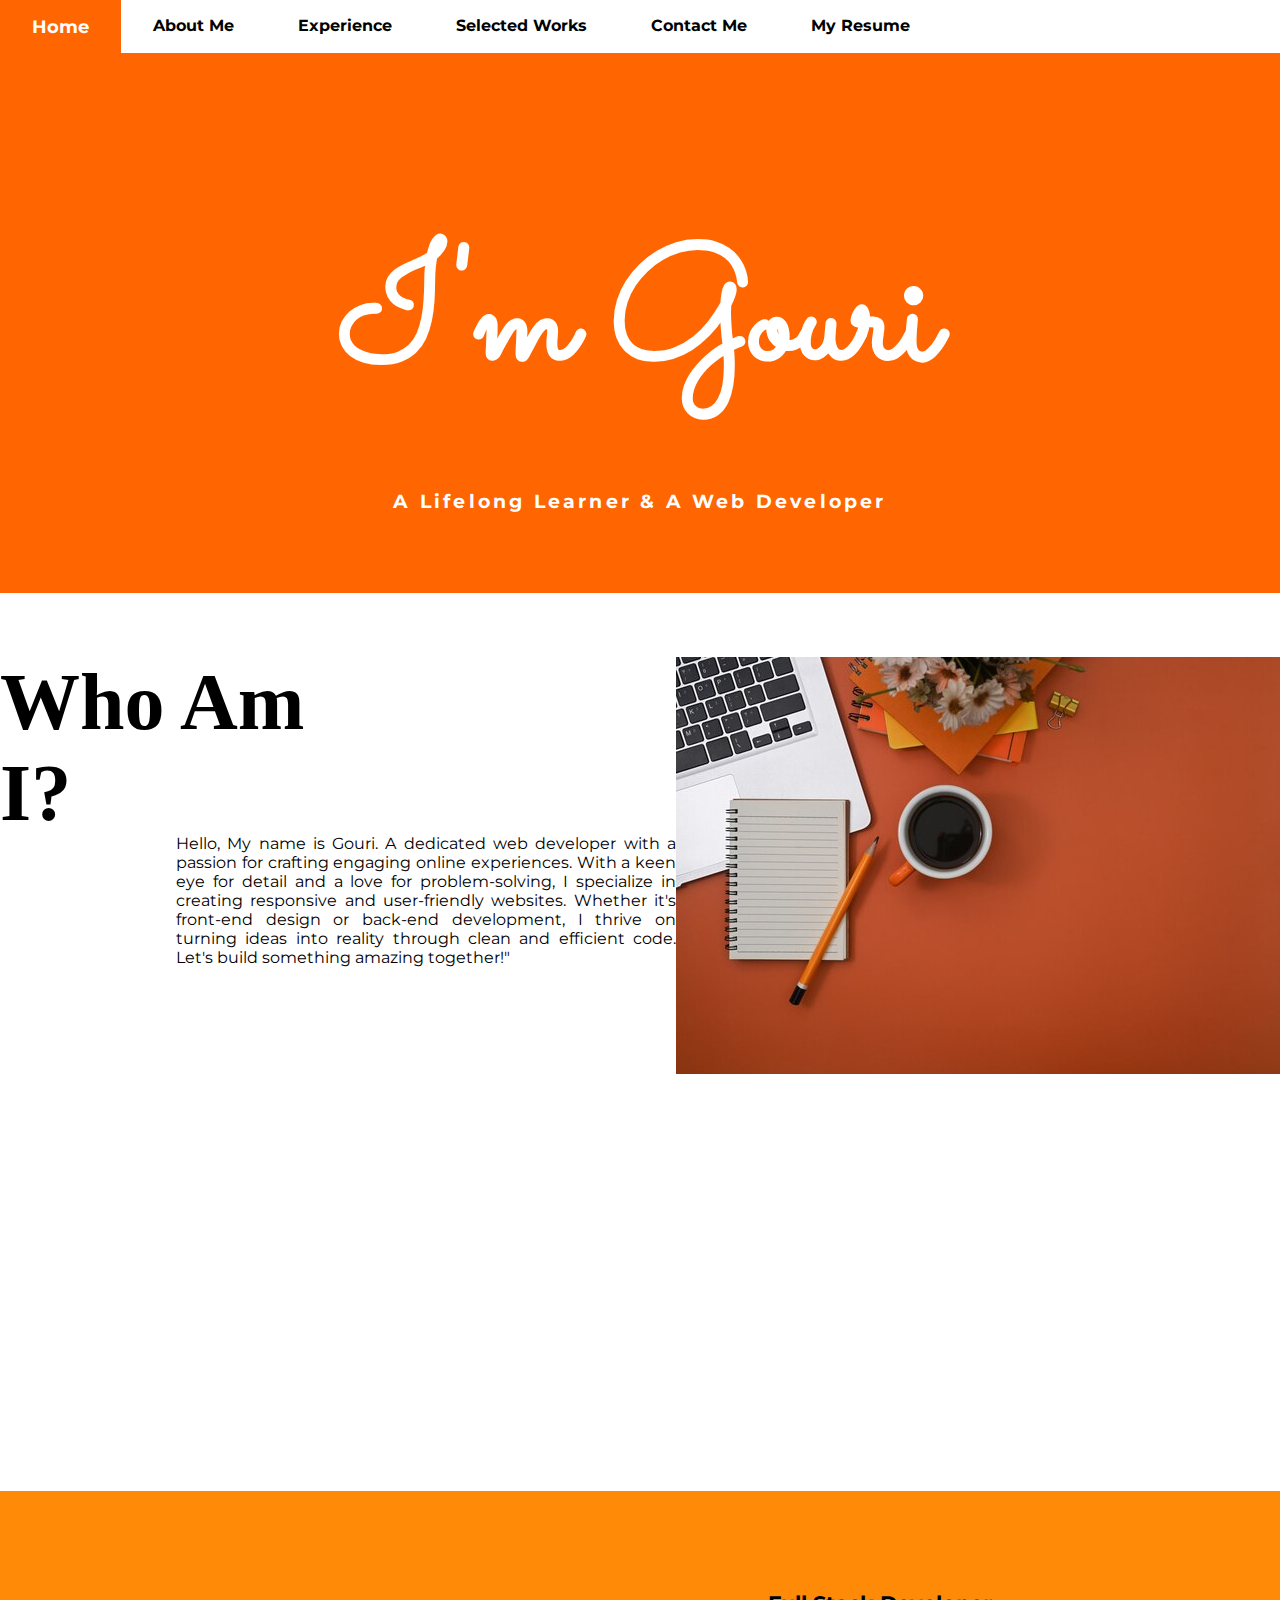
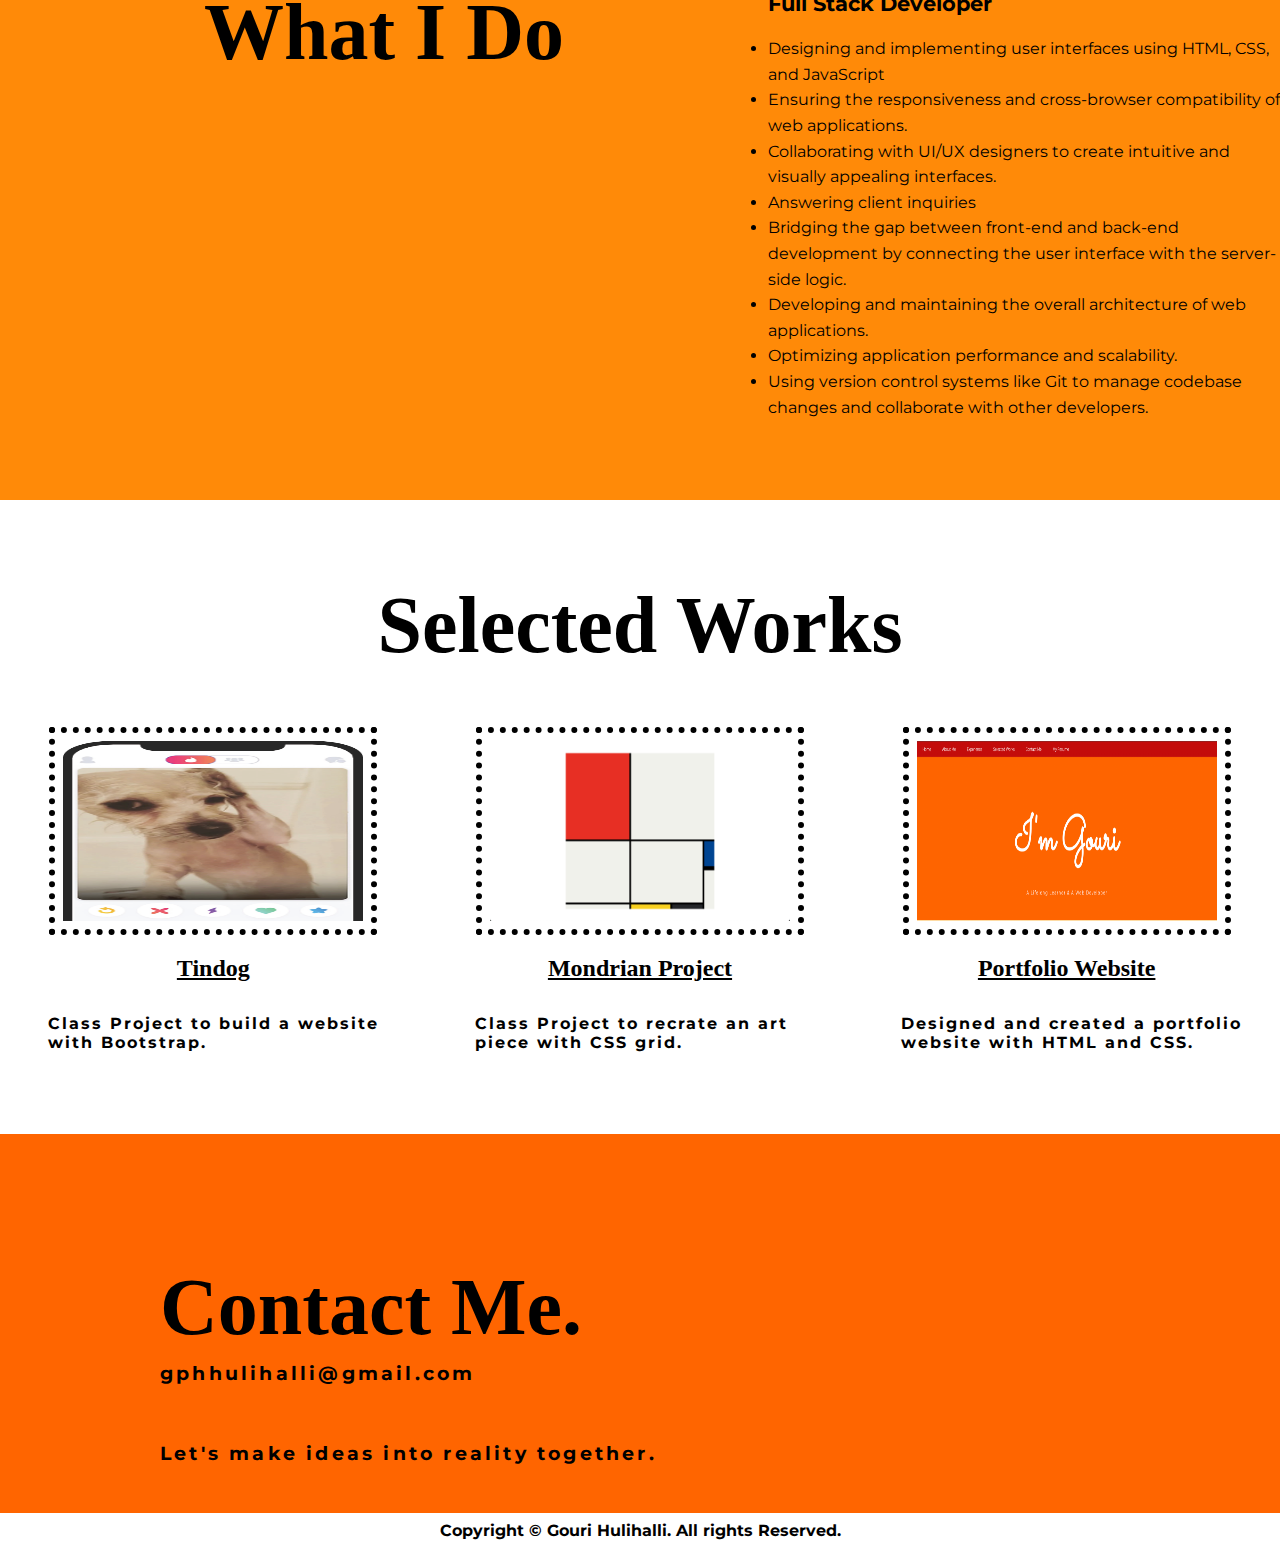
<file: index.html>
<!DOCTYPE html>
<html lang="en">

<head>
    <meta charset="UTF-8">
    <title>Gouri Hulihalli</title>
    <link rel="preconnect" href="https://fonts.googleapis.com">
    <link rel="preconnect" href="https://fonts.gstatic.com" crossorigin>
    <link href="https://fonts.googleapis.com/css2?family=Montserrat:wght@300&family=Sacramento&display=swap"
        rel="stylesheet">
    <link rel="stylesheet" href="./css/style.css">
</head>

<body>
    <nav>
        <div class="container">
            <div class="nav">

                <ul class="navbar-list">
                    <li>
                        <a href="index.html">Home</a>
                    </li>
                    <li>
                        <a href="#About">About Me</a>
                    </li>
                    <li>
                        <a href="#experience">Experience</a>
                    </li>
                    <li>
                        <a href="#showcase">Selected Works</a>
                    </li>
                    <li>
                        <a href="#contact">Contact Me</a>
                    </li>
                    <li>
                        <a href="./resume.html" download target="_blank">My Resume</a>
                    </li>
            </div>
        </div>
    </nav>



    <main>
        <section id="home">
            <div class="container hero">
                <h1>I'm Gouri</h1>
                <h3 class="heroh3">A Lifelong Learner & A Web Developer</h3>
            </div>
        </section>

        <section id="About">
            <div class="container about">
                <h2>Who Am I?</h2>
                <img src="./images/about-image.jpeg" alt="beckey photo">
                <p>Hello, My name is Gouri. A dedicated web developer with a passion for crafting engaging online
                    experiences. With a keen eye for detail and a love for problem-solving, I specialize in creating
                    responsive and user-friendly websites. Whether it's front-end design or back-end development, I
                    thrive on turning ideas into reality through clean and efficient code. Let's build something amazing
                    together!"
                </p>
            </div>
        </section>


        <section id="experience">
            <div class="container whatido">
                <h2>What I Do</h2>

                <ul class="whatido-ul">
                    <h4>Full Stack Developer</h4>
                    <li>Designing and implementing user interfaces using HTML, CSS, and JavaScript </li>
                    <li>Ensuring the responsiveness and cross-browser compatibility of web applications.</li>
                    <li>Collaborating with UI/UX designers to create intuitive and visually appealing interfaces.</li>
                    <li>Answering client inquiries</li>
                    <li>Bridging the gap between front-end and back-end development by connecting the user interface
                        with the server-side logic.</li>
                    <li>Developing and maintaining the overall architecture of web applications.</li>
                    <li>Optimizing application performance and scalability.</li>
                    <li>Using version control systems like Git to manage codebase changes and collaborate with other
                        developers.</li>
                </ul>
            </div>

            </div>
        </section>

        <section id="showcase">
            <div class="container showcase">
                <h2>Selected Works</h2>
                <div class="work">
                    <div class="work-item">
                        <a href="./tindog.html" target="_blank">
                            <img src="./images/iphone.png">
                        </a>
                        <h3>Tindog</h3>
                        <p>Class Project to build a website with Bootstrap.</p>
                    </div>

                    <div class="work-item">
                        <a href="./mondrian.html" target="_blank">
                            <img src="./images/goal.png">
                        </a>
                        <h3>Mondrian Project</h3>
                        <p>Class Project to recrate an art piece with CSS grid.</p>
                    </div>

                    <div class="work-item">
                        <a href="./index.html">
                            <img src="./images/portfolio.png">
                        </a>
                        <h3>Portfolio Website</h3>
                        <p>Designed and created a portfolio website with HTML and CSS.</p>
                    </div>
                </div>
            </div>
        </section>

        <section id="contact">
            <div class="contact-top">
                <h2>Contact Me.</h2>
                <p>gphhulihalli@gmail.com</p>
                <p>Let's make ideas into reality together.</p>

            </div>


        </section>
    </main>

    <footer>
        Copyright © Gouri Hulihalli. All rights Reserved.

    </footer>

</body>

</html>
</file>
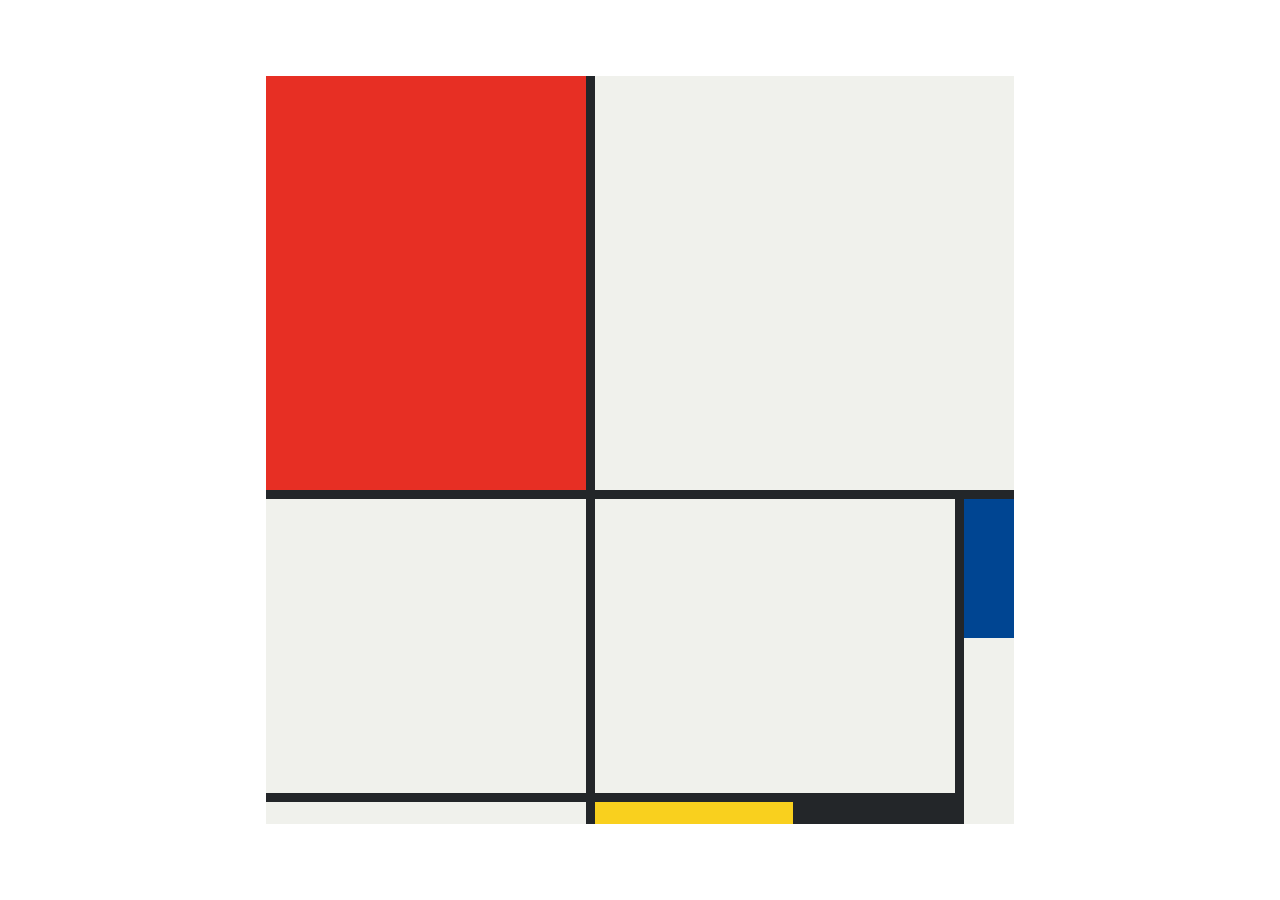
<file: mondrian.html>
<!DOCTYPE html>
<html lang="en">

<head>
    <meta charset="UTF-8">
    <meta name="viewport" content="width=device-width, initial-scale=1.0">
    <title>Mondrian Project</title>
    <style>
        /* 
    Write your CSS here 
    Gap Colour: #000
    White: #F0F1EC
    Red: #E72F24
    Black: #232629
    Blue: #004592
    Yellow: #F9D01E

    For dimensions, see dimensions.png image.
    HINT: Remember you can't change the properties of grid lines.
    But grid lines are transparent!
    */

        body {
            display: flex;
            justify-content: center;
            align-items: center;
            height: 100vh;
            margin: 0;
            padding: 0;
        }

        .container {
            display: grid;
            gap: 9px;
            height: 748px;
            width: 748px;
            grid-template-rows: 414px 130px 155px 22px;
            grid-template-columns: 320px 198px 153px 50px;
            background-color: #232629;
        }



        /* .blue{
      background-color: #004592;
      height: 130px;
      width: 50px;
    }*/

        .item {
            background-color: #F0F1EC;
        }

        .red {
            background-color: #E72F24;
            height: 414px;
            width: 320px;
        }

        .white1 {
            grid-column: span 3;
        }

        .white2 {
            grid-row: span 2;
        }

        .white3 {
            grid-row: span 2;
            grid-column: span 2;
        }

        .blue {
            background-color: #004592;
            border-bottom: 10px solid #232629;
            height: 150px;
        }

        .white4 {
            grid-row: span 2;

        }

        .yellow {
            background-color: #F9D01E;

        }

        .black {
            background-color: #232629;
        }
    </style>
</head>

<body>
    <!-- Write your HTML here -->
    <div class="container">
        <div class="item red"></div>
        <div class="item white1"></div>
        <div class="item white2"></div>
        <div class="item white3"></div>

        <div class="blue"></div>
        <div class="item white4"></div>

        <div class="item"></div>
        <div class="yellow"></div>
        <div class="black"></div>
    </div>
</body>

</html>
</file>
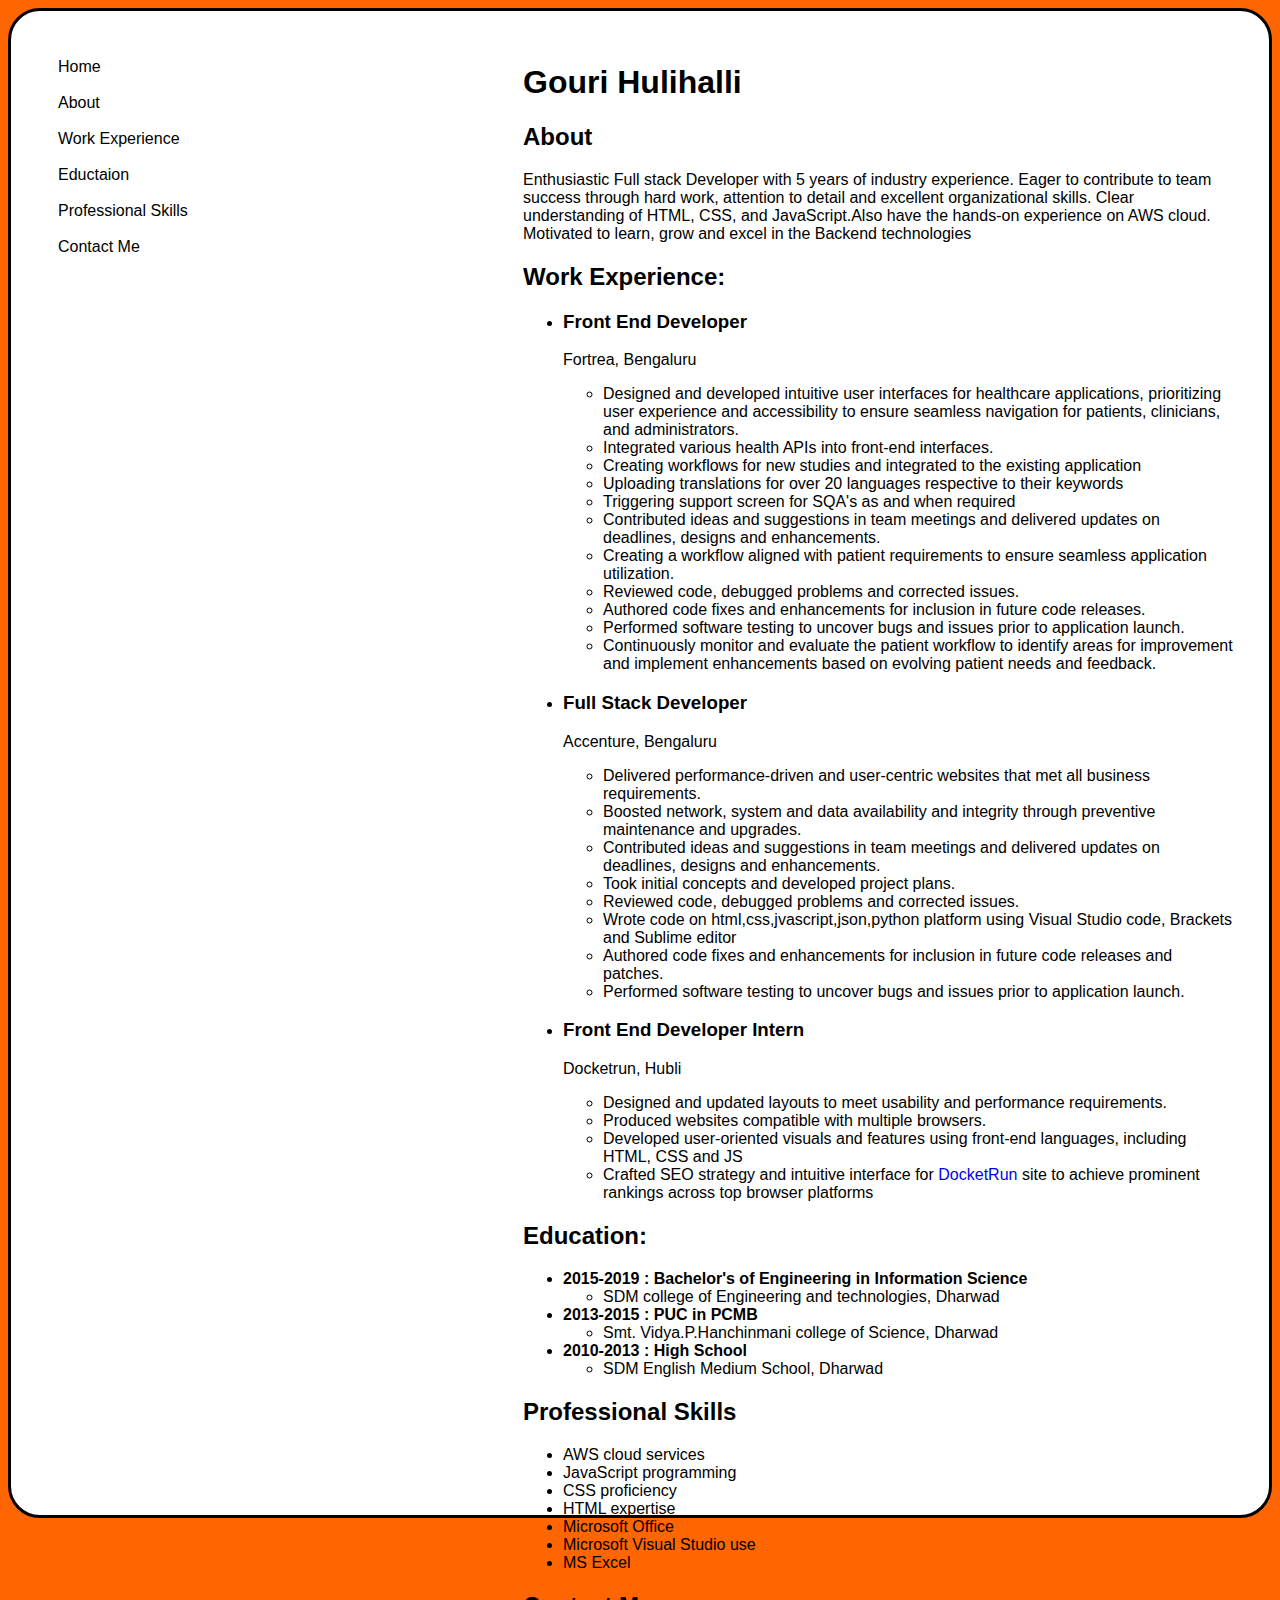
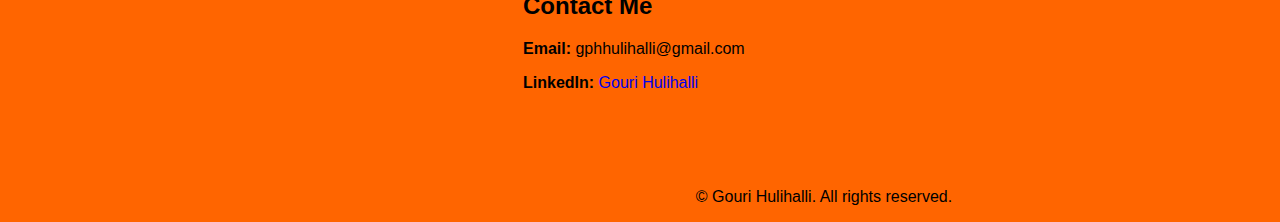
<file: resume.html>
<!DOCTYPE html>
<html lang="en">

<head>
    <meta charset="UTF-8">
    <title>Gouri Hulihalli-Resume</title>
    <style>
        body {
            background-color: #FF6500;
            font-family: 'Montserrat', sans-serif;

        }

        #main {
            background-color: white;
            padding: 2\rem;
            border-radius: 2rem;
            border-style: solid;
            border-color: black;
            height: 160vh;
        }

        .wrapper {
            display: flex;
            justify-content: space-between;
        }

        .sidebar {
            position: fixed;
            padding: 15px;
            background-color: #fff;
            width: 25%;
            height: 50vh;
        }

        .content {
            width: 60%;
            height: 50vh;
            margin-left: 30rem;

        }

        .sidebar>a {
            text-decoration: none;
            display: flex;
            color: black;

        }

        footer {
            display: flex;
            justify-content: center;
            align-items: center;
            margin-top: 5rem;
            margin-right: 7rem;
        }
    </style>
</head>

<body>


    <section id="main">

        <div class="wrapper">
            <div class="sidebar">
                <a href="#home">Home</a><br>
                <a href="#about">About</a><br>
                <a href="#experience">Work Experience</a><br>
                <a href="#education">Eductaion</a><br>
                <a href="#skills">Professional Skills</a><br>
                <a href="#contact">Contact Me</a><br>

            </div>


            <div class="content">
                <div id="home">
                    <h1>Gouri Hulihalli</h1>
                </div>
                <div id="about">
                    <h2>About</h2>
                    <p>Enthusiastic Full stack Developer with 5 years of industry experience. Eager to contribute to
                        team success
                        through hard work, attention to detail and excellent organizational skills. Clear understanding
                        of HTML,
                        CSS, and JavaScript.Also have the hands-on experience on AWS cloud. Motivated to learn, grow and
                        excel in the Backend technologies</p>
                </div>
                <div id="experience">
                    <h2>Work Experience:</h2>
                    <ul>
                        <li>
                            <h3>Front End Developer</h3>
                            <p>Fortrea, Bengaluru</p>
                            <ul>
                                <li>Designed and developed intuitive user interfaces for healthcare applications,
                                    prioritizing user experience and accessibility to ensure seamless navigation for
                                    patients, clinicians, and administrators.</li>
                                <li>Integrated various health APIs into front-end interfaces.</li>
                                <li>Creating workflows for new studies and integrated to the existing application</li>
                                <li>Uploading translations for over 20 languages respective to their keywords</li>
                                <li>Triggering support screen for SQA's as and when required</li>
                                <li>Contributed ideas and suggestions in team meetings and delivered updates on
                                    deadlines, designs and enhancements.</li>
                                <li>Creating a workflow aligned with patient requirements to ensure seamless application
                                    utilization.</li>
                                <li>Reviewed code, debugged problems and corrected issues.</li>
                                <li>Authored code fixes and enhancements for inclusion in future code releases.</li>
                                <li>Performed software testing to uncover bugs and issues prior to application launch.
                                </li>
                                <li>Continuously monitor and evaluate the patient workflow to identify areas for
                                    improvement and implement enhancements based on evolving patient needs and feedback.
                                </li>
                            </ul>
                        </li>
                        <li>
                            <h3>Full Stack Developer</h3>
                            <p>Accenture, Bengaluru</p>
                            <ul>
                                <li>Delivered performance-driven and user-centric websites that met all business
                                    requirements.</li>
                                <li>Boosted network, system and data availability and integrity through preventive
                                    maintenance and upgrades.</li>
                                <li>Contributed ideas and suggestions in team meetings and delivered updates on
                                    deadlines, designs and enhancements.</li>
                                <li>Took initial concepts and developed project plans.</li>
                                <li>Reviewed code, debugged problems and corrected issues.</li>
                                <li>Wrote code on html,css,jvascript,json,python platform using Visual Studio code,
                                    Brackets
                                    and Sublime editor</li>
                                <li>Authored code fixes and enhancements for inclusion in future code releases and
                                    patches.</li>
                                <li>Performed software testing to uncover bugs and issues prior to application launch.
                                </li>
                            </ul>
                        </li>
                        <li>
                            <h3>Front End Developer Intern</h3>
                            <p>Docketrun, Hubli</p>
                            <ul>
                                <li>Designed and updated layouts to meet usability and performance requirements.</li>
                                <li>Produced websites compatible with multiple browsers.</li>
                                <li>Developed user-oriented visuals and features using front-end languages, including
                                    HTML,
                                    CSS and JS</li>
                                <li>Crafted SEO strategy and intuitive interface for <a style="text-decoration: none;"
                                        href="https://docketrun.com/">DocketRun</a> site to achieve prominent
                                    rankings across top browser platforms</li>
                            </ul>
                        </li>


                    </ul>
                </div>
                <div id="education">
                    <h2>Education:</h2>
                    <ul>
                        <li><b>2015-2019 : Bachelor's of Engineering in Information Science</b>
                            <ul>
                                <li>SDM college of Engineering and technologies, Dharwad</li>
                            </ul>
                        </li>
                        <li><b>2013-2015 : PUC in PCMB</b>
                            <ul>
                                <li>Smt. Vidya.P.Hanchinmani college of Science, Dharwad</li>
                            </ul>
                        </li>
                        <li><b>2010-2013 : High School</b>
                            <ul>
                                <li>SDM English Medium School, Dharwad</li>
                            </ul>
                        </li>
                    </ul>
                </div>
                <div id="skills">
                    <h2>Professional Skills</h2>
                    <ul>
                        <li>AWS cloud services</li>
                        <li>JavaScript programming</li>
                        <li>CSS proficiency</li>
                        <li>HTML expertise</li>
                        <li>Microsoft Office</li>
                        <li>Microsoft Visual Studio use</li>
                        <li>MS Excel</li>
                    </ul>
                </div>
                <div id="contact">
                    <h2>Contact Me</h2>
                    <p><b>Email:</b> gphhulihalli@gmail.com</p>
                    <p><b>LinkedIn:</b>
                        <a href="https://www.linkedin.com/in/gouri-hulihalli-547729151/" target="_blank"
                            style="text-decoration: none;">Gouri Hulihalli</a>
                    </p>
                </div>
                <footer>
                    <p>© Gouri Hulihalli. All rights reserved.</p>
                </footer>
            </div>
        </div>

    </section>




</body>

</html>
</file>
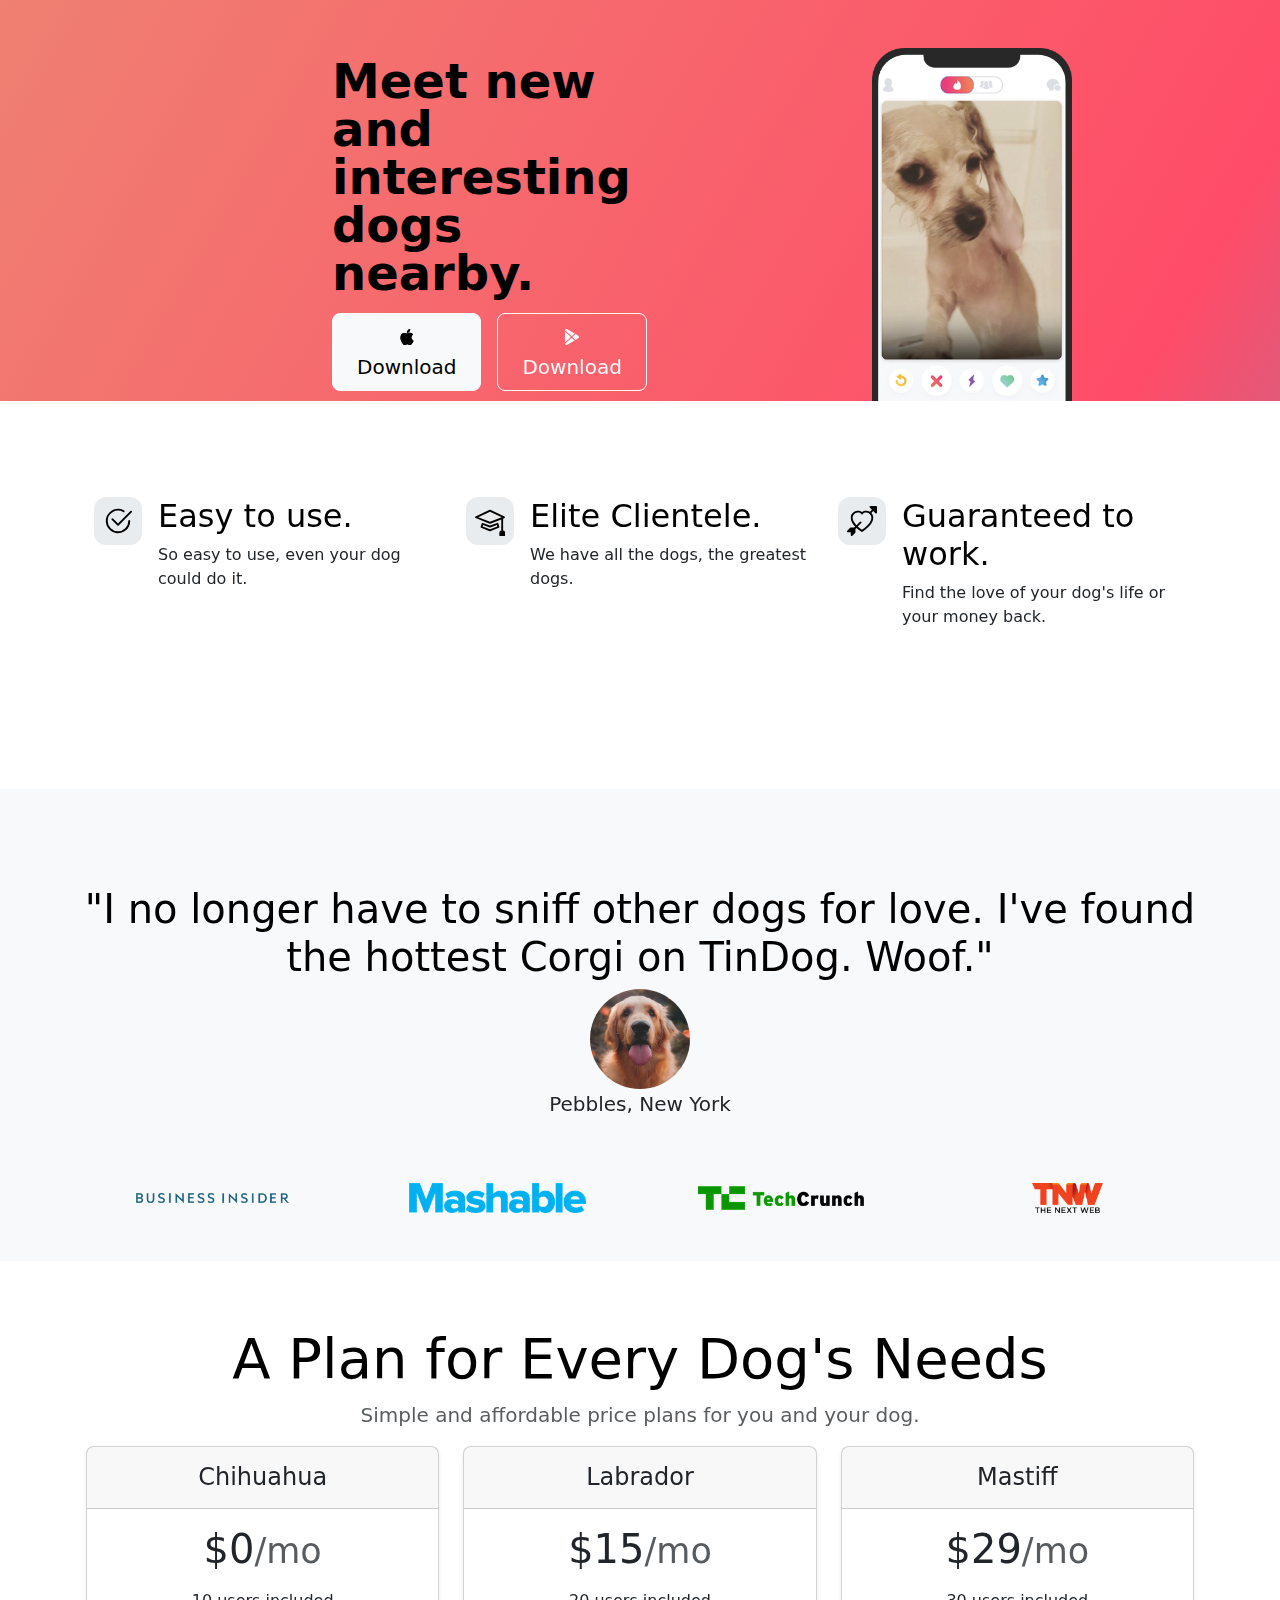
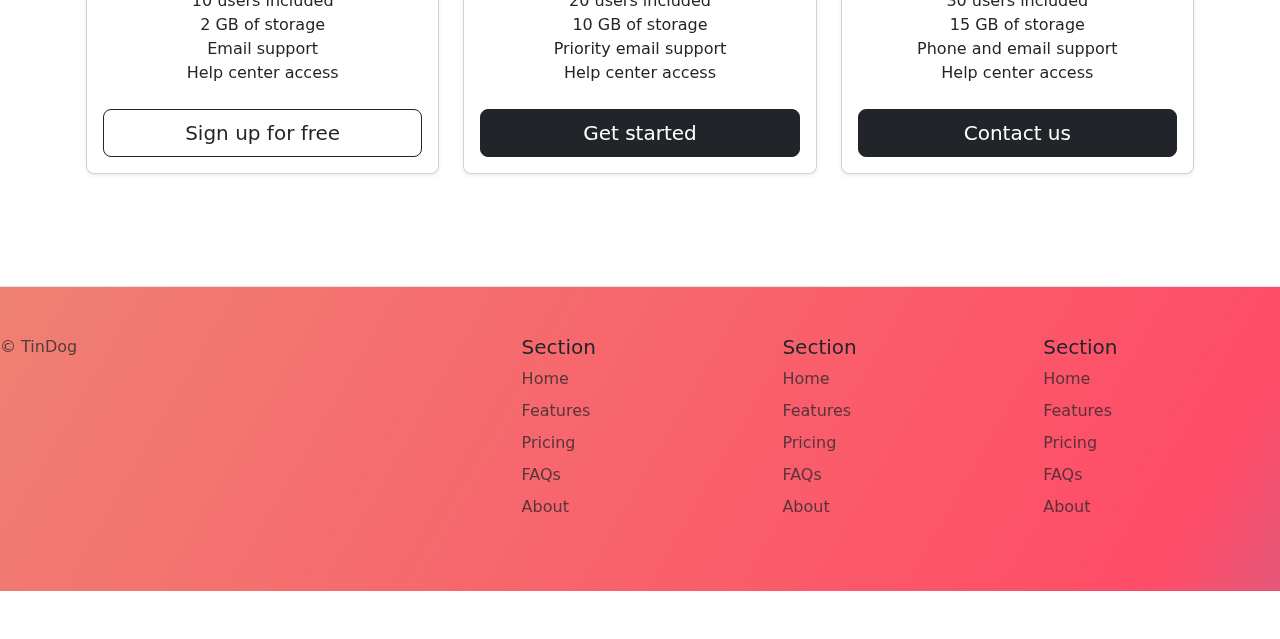
<file: tindog.html>
<!DOCTYPE html>
<html lang="en">

<head>
    <meta charset="UTF-8">
    <meta name="viewport" content="width=device-width, initial-scale=1.0">
    <title>TinDog</title>
    <link href="https://cdn.jsdelivr.net/npm/bootstrap@5.3.3/dist/css/bootstrap.min.css" rel="stylesheet"
        integrity="sha384-QWTKZyjpPEjISv5WaRU9OFeRpok6YctnYmDr5pNlyT2bRjXh0JMhjY6hW+ALEwIH" crossorigin="anonymous">
    <link href="./css/tindog.css" rel="stylesheet">
</head>
<style>

</style>

<body>

    <!-- Title -->

    <section id="title" class="gradient-background">
        <div class="row flex-lg-row-reverse align-items-center g-5 pt-5">
            <div class="col-10 col-sm-8 col-lg-6">
                <img src="./images/iphone.png" class="d-block mx-lg-auto img-fluid" alt="Bootstrap Themes" width="200"
                    height="100" loading="lazy">
            </div>

            <div class="col-lg-3">
                <h1 class="display-5 fw-bold text-body-emphasis lh-1 mb-3">Meet new and interesting dogs nearby.</h1>

                <div class="d-grid gap-2 d-md-flex justify-content-md-start">
                    <button type="button" class="btn btn-light btn-lg px-4 me-md-2"><svg
                            xmlns="http://www.w3.org/2000/svg" width="16" height="16" fill="currentColor"
                            class="bi bi-apple mb-1" viewBox="0 0 16 16">
                            <path
                                d="M11.182.008C11.148-.03 9.923.023 8.857 1.18c-1.066 1.156-.902 2.482-.878 2.516.024.034 1.52.087 2.475-1.258.955-1.345.762-2.391.728-2.43Zm3.314 11.733c-.048-.096-2.325-1.234-2.113-3.422.212-2.189 1.675-2.789 1.698-2.854.023-.065-.597-.79-1.254-1.157a3.692 3.692 0 0 0-1.563-.434c-.108-.003-.483-.095-1.254.116-.508.139-1.653.589-1.968.607-.316.018-1.256-.522-2.267-.665-.647-.125-1.333.131-1.824.328-.49.196-1.422.754-2.074 2.237-.652 1.482-.311 3.83-.067 4.56.244.729.625 1.924 1.273 2.796.576.984 1.34 1.667 1.659 1.899.319.232 1.219.386 1.843.067.502-.308 1.408-.485 1.766-.472.357.013 1.061.154 1.782.539.571.197 1.111.115 1.652-.105.541-.221 1.324-1.059 2.238-2.758.347-.79.505-1.217.473-1.282Z" />
                            <path
                                d="M11.182.008C11.148-.03 9.923.023 8.857 1.18c-1.066 1.156-.902 2.482-.878 2.516.024.034 1.52.087 2.475-1.258.955-1.345.762-2.391.728-2.43Zm3.314 11.733c-.048-.096-2.325-1.234-2.113-3.422.212-2.189 1.675-2.789 1.698-2.854.023-.065-.597-.79-1.254-1.157a3.692 3.692 0 0 0-1.563-.434c-.108-.003-.483-.095-1.254.116-.508.139-1.653.589-1.968.607-.316.018-1.256-.522-2.267-.665-.647-.125-1.333.131-1.824.328-.49.196-1.422.754-2.074 2.237-.652 1.482-.311 3.83-.067 4.56.244.729.625 1.924 1.273 2.796.576.984 1.34 1.667 1.659 1.899.319.232 1.219.386 1.843.067.502-.308 1.408-.485 1.766-.472.357.013 1.061.154 1.782.539.571.197 1.111.115 1.652-.105.541-.221 1.324-1.059 2.238-2.758.347-.79.505-1.217.473-1.282Z" />
                        </svg>Download</button>
                    <button type="button" class="btn btn-outline-light btn-lg px-4"><svg
                            xmlns="http://www.w3.org/2000/svg" width="16" height="16" fill="currentColor"
                            class="bi bi-google-play mb-1" viewBox="0 0 16 16">
                            <path
                                d="M14.222 9.374c1.037-.61 1.037-2.137 0-2.748L11.528 5.04 8.32 8l3.207 2.96 2.694-1.586Zm-3.595 2.116L7.583 8.68 1.03 14.73c.201 1.029 1.36 1.61 2.303 1.055l7.294-4.295ZM1 13.396V2.603L6.846 8 1 13.396ZM1.03 1.27l6.553 6.05 3.044-2.81L3.333.215C2.39-.341 1.231.24 1.03 1.27Z" />
                        </svg>Download</button>
                </div>
            </div>
        </div>

    </section>





    <!-- Features -->
    <section id="features">
        <div class="container px-4 py-5" id="hanging-icons">
            <div class="row g-4 py-5 row-cols-1 row-cols-lg-3">
                <div class="col d-flex align-items-start">
                    <div
                        class="icon-square text-body-emphasis bg-body-secondary d-inline-flex align-items-center justify-content-center fs-4 flex-shrink-0 me-3">
                        <svg xmlns="http://www.w3.org/2000/svg" height="30" fill="currentColor"
                            class="bi bi-check2-circle" viewBox="0 0 16 16">
                            <path
                                d="M2.5 8a5.5 5.5 0 0 1 8.25-4.764.5.5 0 0 0 .5-.866A6.5 6.5 0 1 0 14.5 8a.5.5 0 0 0-1 0 5.5 5.5 0 1 1-11 0z" />
                            <path
                                d="M15.354 3.354a.5.5 0 0 0-.708-.708L8 9.293 5.354 6.646a.5.5 0 1 0-.708.708l3 3a.5.5 0 0 0 .708 0l7-7z" />
                        </svg>
                    </div>
                    <div>
                        <h3 class="fs-2 text-body-emphasis">Easy to use.</h3>
                        <p>So easy to use, even your dog could do it.</p>

                    </div>
                </div>
                <div class="col d-flex align-items-start">
                    <div
                        class="icon-square text-body-emphasis bg-body-secondary d-inline-flex align-items-center justify-content-center fs-4 flex-shrink-0 me-3">
                        <svg xmlns="http://www.w3.org/2000/svg" height="30" fill="currentColor"
                            class="bi bi-mortarboard" viewBox="0 0 16 16">
                            <path
                                d="M8.211 2.047a.5.5 0 0 0-.422 0l-7.5 3.5a.5.5 0 0 0 .025.917l7.5 3a.5.5 0 0 0 .372 0L14 7.14V13a1 1 0 0 0-1 1v2h3v-2a1 1 0 0 0-1-1V6.739l.686-.275a.5.5 0 0 0 .025-.917l-7.5-3.5ZM8 8.46 1.758 5.965 8 3.052l6.242 2.913L8 8.46Z" />
                            <path
                                d="M4.176 9.032a.5.5 0 0 0-.656.327l-.5 1.7a.5.5 0 0 0 .294.605l4.5 1.8a.5.5 0 0 0 .372 0l4.5-1.8a.5.5 0 0 0 .294-.605l-.5-1.7a.5.5 0 0 0-.656-.327L8 10.466 4.176 9.032Zm-.068 1.873.22-.748 3.496 1.311a.5.5 0 0 0 .352 0l3.496-1.311.22.748L8 12.46l-3.892-1.556Z" />
                        </svg>
                    </div>
                    <div>
                        <h3 class="fs-2 text-body-emphasis">Elite Clientele.</h3>
                        <p>We have all the dogs, the greatest dogs.</p>

                    </div>
                </div>
                <div class="col d-flex align-items-start">
                    <div
                        class="icon-square text-body-emphasis bg-body-secondary d-inline-flex align-items-center justify-content-center fs-4 flex-shrink-0 me-3">
                        <svg xmlns="http://www.w3.org/2000/svg" height="30" fill="currentColor"
                            class="bi bi-arrow-through-heart" viewBox="0 0 16 16">
                            <path fill-rule="evenodd"
                                d="M2.854 15.854A.5.5 0 0 1 2 15.5V14H.5a.5.5 0 0 1-.354-.854l1.5-1.5A.5.5 0 0 1 2 11.5h1.793l.53-.53c-.771-.802-1.328-1.58-1.704-2.32-.798-1.575-.775-2.996-.213-4.092C3.426 2.565 6.18 1.809 8 3.233c1.25-.98 2.944-.928 4.212-.152L13.292 2 12.147.854A.5.5 0 0 1 12.5 0h3a.5.5 0 0 1 .5.5v3a.5.5 0 0 1-.854.354L14 2.707l-1.006 1.006c.236.248.44.531.6.845.562 1.096.585 2.517-.213 4.092-.793 1.563-2.395 3.288-5.105 5.08L8 13.912l-.276-.182a21.86 21.86 0 0 1-2.685-2.062l-.539.54V14a.5.5 0 0 1-.146.354l-1.5 1.5Zm2.893-4.894A20.419 20.419 0 0 0 8 12.71c2.456-1.666 3.827-3.207 4.489-4.512.679-1.34.607-2.42.215-3.185-.817-1.595-3.087-2.054-4.346-.761L8 4.62l-.358-.368c-1.259-1.293-3.53-.834-4.346.761-.392.766-.464 1.845.215 3.185.323.636.815 1.33 1.519 2.065l1.866-1.867a.5.5 0 1 1 .708.708L5.747 10.96Z" />
                        </svg>
                    </div>
                    <div>
                        <h3 class="fs-2 text-body-emphasis">Guaranteed to work.</h3>
                        <p>Find the love of your dog's life or your money back.</p>

                    </div>
                </div>
            </div>
        </div>
    </section>






    <!-- Testimonial -->
    <section id="testimonial">
        <div class="my-5">
            <div class="p-5 text-center bg-body-tertiary">
                <div class="container py-5">
                    <h1 class="text-body-emphasis">"I no longer have to sniff other dogs for love. I've found the
                        hottest Corgi on TinDog. Woof."</h1>
                    <img src="images/dog-img.jpg" alt="dog image" style="border-radius: 50%; height: 100px;" />
                    <p class="col-lg-8 mx-auto lead">Pebbles, New York</p>
                </div>
                <div class="container">
                    <div class="row">
                        <div class="col-lg-3 col-sm-12"><img src="./images/bizinsider.png" alt="bizinsider"
                                height="30" /></div>
                        <div class="col-lg-3 col-sm-12"><img src="./images/mashable.png" alt="mashable" height="30" />
                        </div>
                        <div class="col-lg-3 col-sm-12"><img src="./images/techcrunch.png" alt="techcrunch"
                                height="30" /></div>
                        <div class="col-lg-3 col-sm-12"><img src="./images/tnw.png" alt="tnw" height="30" /></div>
                    </div>
                </div>
            </div>
        </div>
    </section>



    <!-- Pricing -->
    <section id="pricing">
        <div class="pricing-header p-3 pb-md-4 mx-auto text-center container">
            <h1 class="display-4 fw-normal text-body-emphasis">A Plan for Every Dog's Needs</h1>
            <p class="fs-5 text-body-secondary">Simple and affordable price plans for you and your dog.</p>

            <div class="row row-cols-1 row-cols-md-3 mb-3 text-center">
                <div class="col">
                    <div class="card mb-4 rounded-3 shadow-sm">
                        <div class="card-header py-3">
                            <h4 class="my-0 fw-normal">Chihuahua</h4>
                        </div>
                        <div class="card-body">
                            <h1 class="card-title pricing-card-title">$0<small
                                    class="text-body-secondary fw-light">/mo</small></h1>
                            <ul class="list-unstyled mt-3 mb-4">
                                <li>10 users included</li>
                                <li>2 GB of storage</li>
                                <li>Email support</li>
                                <li>Help center access</li>
                            </ul>
                            <button type="button" class="w-100 btn btn-lg btn-outline-dark">Sign up for free</button>
                        </div>
                    </div>
                </div>
                <div class="col">
                    <div class="card mb-4 rounded-3 shadow-sm">
                        <div class="card-header py-3">
                            <h4 class="my-0 fw-normal">Labrador</h4>
                        </div>
                        <div class="card-body">
                            <h1 class="card-title pricing-card-title">$15<small
                                    class="text-body-secondary fw-light">/mo</small></h1>
                            <ul class="list-unstyled mt-3 mb-4">
                                <li>20 users included</li>
                                <li>10 GB of storage</li>
                                <li>Priority email support</li>
                                <li>Help center access</li>
                            </ul>
                            <button type="button" class="w-100 btn btn-lg btn-dark">Get started</button>
                        </div>
                    </div>
                </div>
                <div class="col">
                    <div class="card mb-4 rounded-3 shadow-sm">
                        <div class="card-header py-3">
                            <h4 class="my-0 fw-normal">Mastiff</h4>
                        </div>
                        <div class="card-body">
                            <h1 class="card-title pricing-card-title">$29<small
                                    class="text-body-secondary fw-light">/mo</small></h1>
                            <ul class="list-unstyled mt-3 mb-4">
                                <li>30 users included</li>
                                <li>15 GB of storage</li>
                                <li>Phone and email support</li>
                                <li>Help center access</li>
                            </ul>
                            <button type="button" class="w-100 btn btn-lg btn-dark">Contact us</button>
                        </div>
                    </div>
                </div>
            </div>
        </div>
    </section>
    <!-- Footer -->


    <section id="footer">
        <footer class="row row-cols-1 row-cols-sm-2 row-cols-md-5 py-5 my-5 border-top gradient-background">
            <div class="col mb-3">
                <p class="text-body-secondary">© TinDog</p>
            </div>
            <div class="col mb-3"></div>
            <div class="col mb-3">
                <h5>Section</h5>
                <ul class="nav flex-column">
                    <li class="nav-item mb-2"><a href="#" class="nav-link p-0 text-body-secondary">Home</a></li>
                    <li class="nav-item mb-2"><a href="#" class="nav-link p-0 text-body-secondary">Features</a></li>
                    <li class="nav-item mb-2"><a href="#" class="nav-link p-0 text-body-secondary">Pricing</a></li>
                    <li class="nav-item mb-2"><a href="#" class="nav-link p-0 text-body-secondary">FAQs</a></li>
                    <li class="nav-item mb-2"><a href="#" class="nav-link p-0 text-body-secondary">About</a></li>
                </ul>
            </div>

            <div class="col mb-3">
                <h5>Section</h5>
                <ul class="nav flex-column">
                    <li class="nav-item mb-2"><a href="#" class="nav-link p-0 text-body-secondary">Home</a></li>
                    <li class="nav-item mb-2"><a href="#" class="nav-link p-0 text-body-secondary">Features</a></li>
                    <li class="nav-item mb-2"><a href="#" class="nav-link p-0 text-body-secondary">Pricing</a></li>
                    <li class="nav-item mb-2"><a href="#" class="nav-link p-0 text-body-secondary">FAQs</a></li>
                    <li class="nav-item mb-2"><a href="#" class="nav-link p-0 text-body-secondary">About</a></li>
                </ul>
            </div>

            <div class="col mb-3">
                <h5>Section</h5>
                <ul class="nav flex-column">
                    <li class="nav-item mb-2"><a href="#" class="nav-link p-0 text-body-secondary">Home</a></li>
                    <li class="nav-item mb-2"><a href="#" class="nav-link p-0 text-body-secondary">Features</a></li>
                    <li class="nav-item mb-2"><a href="#" class="nav-link p-0 text-body-secondary">Pricing</a></li>
                    <li class="nav-item mb-2"><a href="#" class="nav-link p-0 text-body-secondary">FAQs</a></li>
                    <li class="nav-item mb-2"><a href="#" class="nav-link p-0 text-body-secondary">About</a></li>
                </ul>
            </div>
        </footer>

    </section>
</body>

</html>
</file>
<file: css/style.css>
* {
    margin:0;
    padding:0;
    }


.navbar-list {
    list-style-type: none;
    margin: 0;
    padding: 0;
    overflow: hidden;
    background-color: white;
    position:fixed;
    top:0;
    width:100%;
    
    
  }


  li{
    float:left;
}
    /*我将display:block移回去li a是因为我发现了
    如果把display：block留在li这里，点击的时候只是content会变色，
    但是如果移回去li a 的话，是整一个都会变色*/
  

  li a{
    display:flex;
    color:black;
    /*text-align:center;*/
    padding:1rem 2rem;
    padding:1rem 2rem;
    font-family: 'Montserrat', sans-serif;
    font-size: 1rem;
    font-weight:bolder;
    text-decoration: none;
  } 
 

  li a:hover{
    background-color:#FF6500;
    color:white;
    font-size: 1.1rem;
    
  }

 @media(max-width:800px){
    ul {float:none;
    }
 }

 /*************************************************/
 body{ /*是为了把图片跟边缘那个边去掉，否则会有一条白缝隙*/
    margin:0;
 }


 #home >div{
    background-size:cover;
    background-repeat:no-repeat;
    background-position:0px 0px;  
    background-color: #FF6500;
 }

 h1{
    display:flex;
    flex-direction: column;
    align-items:center;
    font-size: 10rem;
    font-family: 'Sacramento', cursive;
    color:white;
    margin:0;
    padding: 13rem 8rem 0 8rem;
 }

    .heroh3{
        display:flex;
        flex-direction: column; 
        align-items:center;
        font-family: 'Montserrat', sans-serif;
        font-weight: bold;
        color:white;
        padding:3rem 3rem 5rem 3rem;
        letter-spacing: 0.2rem;
        
    }

    @media(max-width:1200px){
        h1{
            font-size:7rem;
            text-align: center;
        }
        .heroh3{
            font-size:1rem;
            
        }
    }
    /********************************************************************/

.about{
    
    display:grid;
    grid-template-columns: 1.5fr 1fr;
    grid-template-rows: 1fr 1fr;
    background-color: white ;
    margin:0;
    padding-top: 4rem;
    

}

.about>h2{
    display:flex;
    justify-content: center;
    font-size: 5rem;
    color:black;
    margin-right: 18rem;
}

.about>p{
    padding-left: 11rem;
    width:500px;
    text-align: justify;
    font-family: 'Montserrat', sans-serif;
    font-size: 1rem;
    color: black;
    margin-top: -15rem;
    
}

.about>img{
    /* grid-row-start: span 2; */
  
}

@media(max-width:1200px){
    .about{
        display:flex;
        flex-direction: column;
        justify-content: center;
        text-align: center;
        align-items: center;
        
    }
    .about>p{
        padding-left:0;
        margin-top:1rem;
        width:350px;
    }
}
/*****************************************************************/
.whatido {
    display:grid;
    grid-template-columns: 1.5fr 1fr;
    grid-template-rows: 1fr;
    margin:0;
    padding-top: 6rem;
    padding-bottom: 3rem; 
    background-color: #FF8A08;
}

.whatido>h2{
    display:flex;
    justify-content: center;
    font-size: 5rem;
    color:black;
}


.whatido-ul {
    display:flex;
    flex-direction: column;
    margin-bottom: 2rem;
    line-height:1.6;
    font-family: 'Montserrat', sans-serif;
}

h4{
    color:black;
    margin-bottom: 1rem;
    font-size: 1.3rem;
}


hr{
    border: dotted pink 6px;
    border-bottom: none;
    width: 40%;
    margin: 50px;
    
}

@media(max-width:1200px)
{ .whatido{
            display:flex;
            flex-direction: column;
            
            align-items: center; 
            
        }

    .whatido-ul{
        display:flex;
        flex-direction:column;
        
        padding-top: 3rem;
        margin:0;
    }
}
    
/***************************************************/



.showcase {
   background-color: white;
    background-size: 180% 180%;
    animation: gradient-animation 18s ease infinite;
    padding-bottom:5rem;
  }
  
  @keyframes gradient-animation {
    0% {
      background-position: 0% 50%;
    }
    50% {
      background-position: 100% 50%;
    }
    100% {
      background-position: 0% 50%;
    }
  }


.showcase>h2{
    color:black;
    display:flex;
    justify-content: center;
    font-size: 5rem;
    padding:5rem 0 2rem 0;
}

.work{
    display:grid;
    grid-template-columns: repeat(3,1fr);
}

.work img{
    width:300px;
    height:180px;
    border:6px dotted black;
    padding:0.5rem;
   
}

.work-item{
    display:flex;
    flex-direction: column;
    justify-content: center;
    align-items: center;
    margin-top: 1.5rem;
}

.work h3{
    color:black;
    margin-bottom: 1rem;
    font-size: 1.5rem;
    font-weight: bold;
    padding:1rem;
    text-decoration: underline;
}

.work p{
    font-family: 'Montserrat', sans-serif;
    color:black;
    font-weight: bold;
    font-size:1rem;
    width:350px;
    letter-spacing: 2px;
    padding-left: 1.2rem;
}

@media(max-width:1200px){
   div.work{
    display: flex;
    flex-direction: column;
   }

   .work-item img{
    width:500px;
    height:300px;
   }

   .work-item h3{
    font-size: 2rem;
    margin-bottom: 0;
   }

   .work-item p{
    margin: 0 0 2rem 0;
    font-size: 1.3rem;
   }
}

/****************************************************************/



.contact-top{
    margin-top:0.1rem;
   background-color: #FF6500;
    display:flex;
    flex-direction: column;
}

    #contact h2 {
        padding:8rem 0 0 10rem;
        color:black; 
        font-size: 5rem;
    }

    .contact-top p{
        padding:0.5rem 0 3rem 10rem;
        color:black;
        font-size: 1.2rem;
        font-family: 'Montserrat', sans-serif;
        font-weight: bold;
        letter-spacing: 0.2rem;
    }

 

    footer{
        padding:0.5rem 0 0.5rem 0;
        display:flex;
        justify-content: center;
        background-color:  white;
        color:black;
        font-size: 1rem;
        font-family: 'Montserrat', sans-serif;
        font-weight: bold;
    }
</file>
<file: css/tindog.css>
.gradient-background {
    background: linear-gradient(300deg, #00bfff, #ff4c68, #ef8172);
    background-size: 180% 180%;
    animation: gradient-animation 18s ease infinite;
  }
  
  @keyframes gradient-animation {
    0% {
      background-position: 0% 50%;
    }
    50% {
      background-position: 100% 50%;
    }
    100% {
      background-position: 0% 50%;
    }
  }
  
  .icon-square {
    width: 3rem;
    height: 3rem;
    border-radius: 0.75rem;
  }
  
  .profile-img {
    height: 100px;
    border-radius: 50%;
  }
</file>
